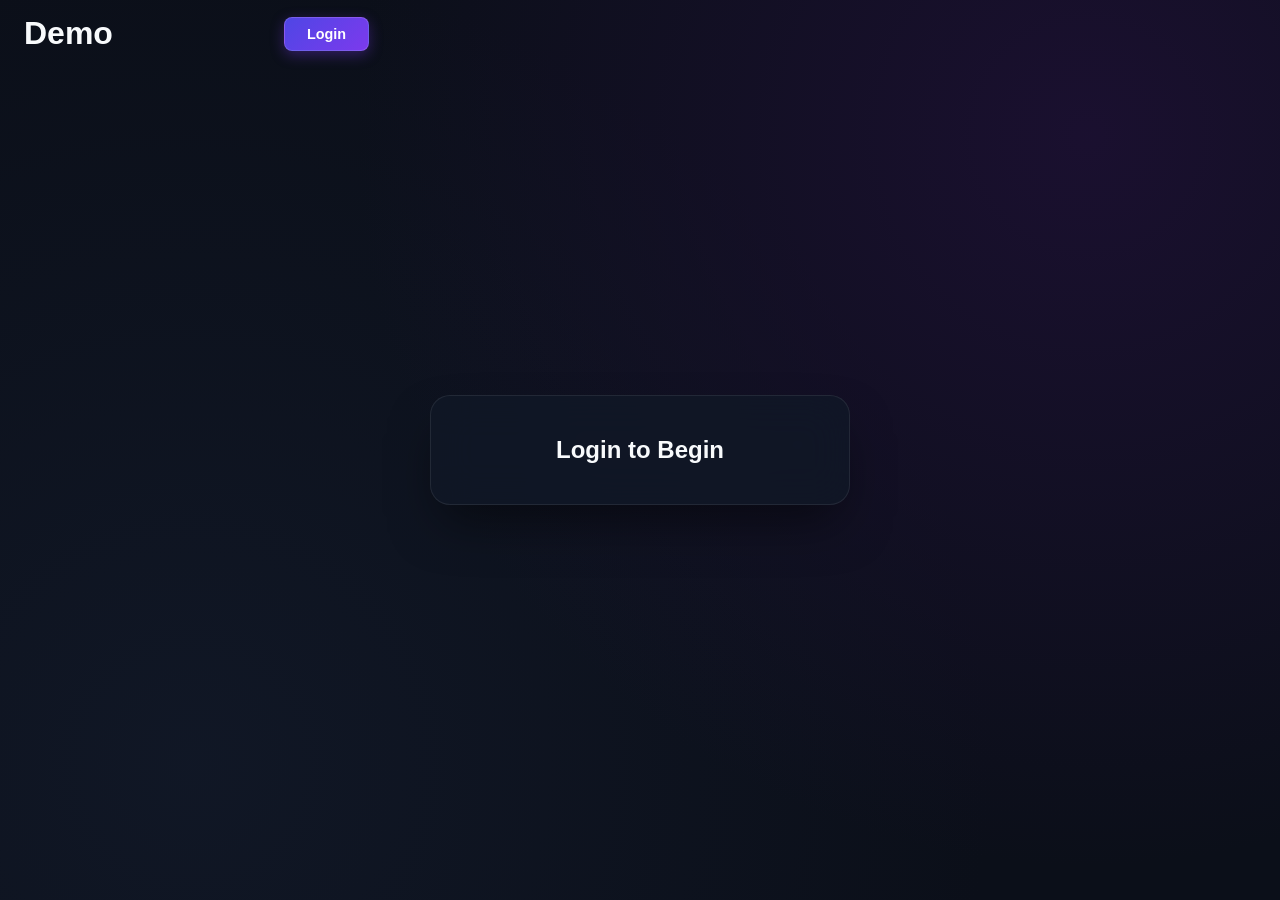
<file: index.html>
<!DOCTYPE html>
<html lang="en">
<head>
    <meta charset="UTF-8">
    <meta name="viewport" content="width=device-width, initial-scale=1.0">
    <title>Demo</title>

    <link rel="stylesheet" href="style.css">
</head>

<body>

	<div class="heading">
		<h1>Demo</h1>
		<a href="login/login.html">Login</a>
		
	</div>
	
	<div class="container">
		<h2>Login to Begin</h2>
	</div>

    <script src="script.js"></script>
</body>
</html>
</file>
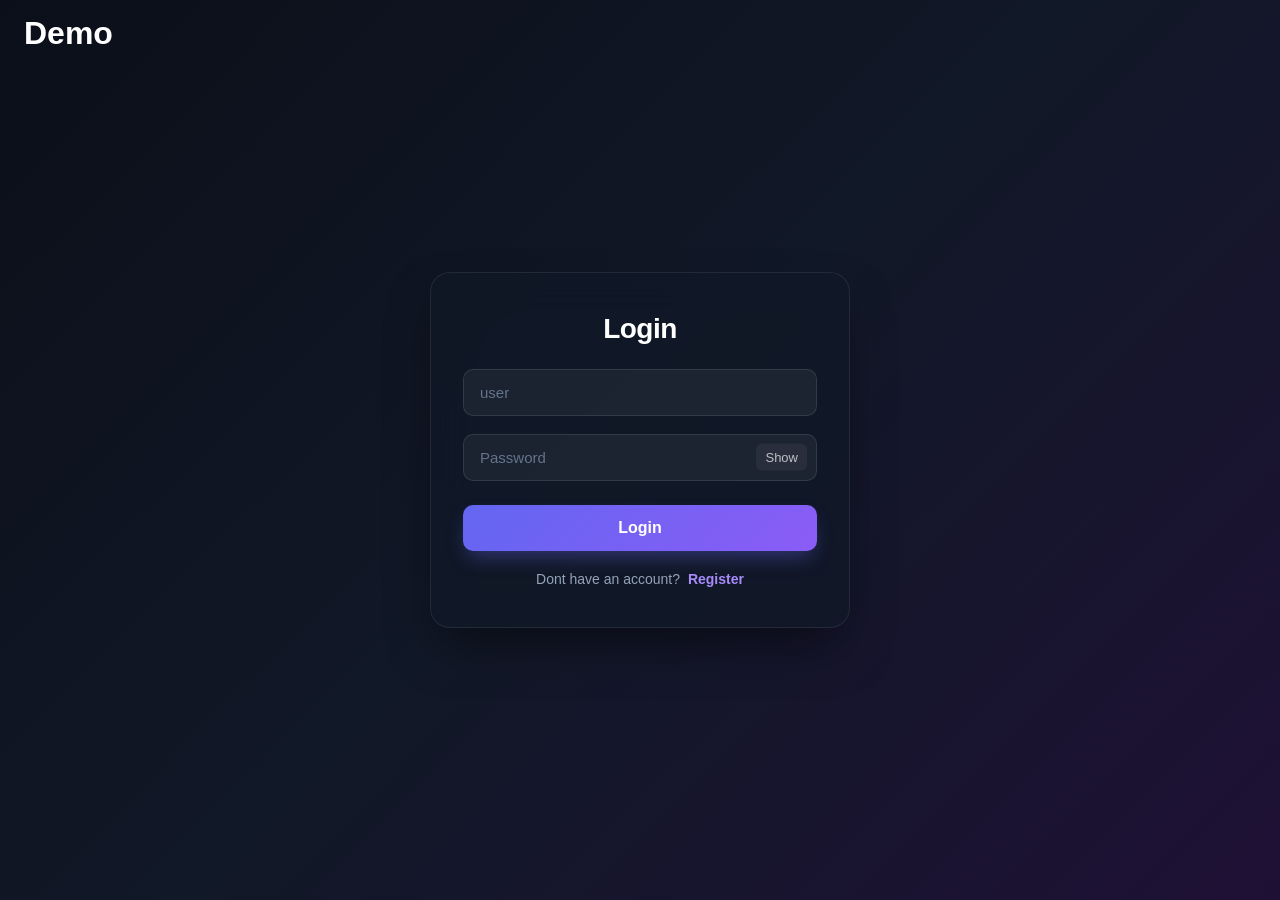
<file: login/login.html>
<!DOCTYPE html>
<html lang="en">
<head>
    <meta charset="UTF-8">
    <meta name="viewport" content="width=device-width, initial-scale=1.0">
    <title>Login/SignUp</title>
    <link rel="stylesheet" href="login.style.css">
</head>
<body>

<h1><a href="../index.html" class="title" >Demo</a></h1>

<div class="container">

	<div class="form-box active" id="login-form">
	<form action="">
			<h2>Login</h2>
			<input type="text" name="user" placeholder="user">
			<div class="password-box">
    <input type="password" name="password" placeholder="Password">
    <button type="button" onclick="showPassword(this)" class="show">Show</button>
</div>
			<p class="wrong"></p>
			<button class="submit "type="submit" name="login">Login</button>
			<p>Dont have an account? <a href="#" onclick="showForm('register-form')">Register </a></p>
		</form>
	</div>
	
	<div class="form-box" id="register-form">
	
		<form action="">
			<h2>Register</h2>
			<input type="text" name="name" placeholder="Name">
			<input type="email" name="email" placeholder="Email">
			<div class="password-box">
    <input type="password" name="password" placeholder="Password">
    <button type="button" onclick="showPassword(this)" class="show">Show</button>
</div>
			<button class="submit "type="submit" name="register">Register</button>
			<p>Allready have an account? <a href="#" onclick="showForm('login-form')">Login </a></p>
		</form>
		
	</div>

</div>


    <script src="login.script.js"></script>
</body>
</html>
</file>
<file: style.css>
* {
	margin: 0;
	padding: 0;
	box-sizing: border-box;
	font-family: "Poppins", sans-serif;
}

body {
  margin: 0;
  min-height: 100vh;
  display: flex;
  justify-content: center;
  align-items: center; /* Centers .container vertically */
  /* Deep Space Ambient Glow */
  background: 
    radial-gradient(circle at 85% 15%, rgba(30, 16, 53, 0.8) 0%, transparent 55%),
    radial-gradient(circle at 15% 85%, rgba(17, 24, 39, 0.9) 0%, transparent 60%),
    #0b0f19;
  background-attachment: fixed;
  color: #f8fafc;
}

.heading {
	position: absolute; 
	top: 15px;
	left: 24px;
	margin: 0;
}

.heading a {
  position: absolute;
  top: 2px;
  left: 260px;
  padding: 8px 22px;
  font-size: 0.9rem;
  font-weight: 600;
  color: #ffffff;
  background: linear-gradient(135deg, #4f46e5 0%, #7c3aed 100%);
  border: 1px solid rgba(255, 255, 255, 0.15);
  border-radius: 8px;
  text-decoration: none;
  box-shadow: 0 4px 14px rgba(124, 58, 237, 0.35);
  transition: all 0.25s ease-in-out;
}

.heading a:hover {
  background: linear-gradient(135deg, #4338ca 0%, #6d28d9 100%);
  box-shadow: 0 6px 20px rgba(124, 58, 237, 0.6);
  transform: translateY(-2px);
}

.heading a:active {
  transform: translateY(0);
}

.container {
	width: 100%;
	max-width: 420px;
	padding: 40px 32px;
	/* Dark Glassmorphism */
	background: rgba(17, 24, 39, 0.75);
	backdrop-filter: blur(20px);
	-webkit-backdrop-filter: blur(20px);
	border: 1px solid rgba(255, 255, 255, 0.08);
	border-radius: 20px;
	box-shadow: 0 25px 50px -12px rgba(0, 0, 0, 0.5);
	animation: fadeInDown 0.8s ease-out forwards; /* Fades in and slides down on load */
}

.container h2 {
	text-align: center;
}

@keyframes fadeInDown {
  from {
    opacity: 0;
    transform: translateY(-20px);
  }
  to {
    opacity: 1;
    transform: translateY(0);
  }
}
</file>
<file: login/login.style.css>
* {
	margin: 0;
	padding: 0;
	box-sizing: border-box;
	font-family: "Poppins", sans-serif;
}

body {
	display: flex;
	justify-content: center;
	align-items: center;
	min-height: 100vh;
	/* Midnight Space Gradient */
	background: linear-gradient(135deg, #0b0f19 0%, #111827 50%, #1e1035 100%);
	color: #f8fafc;
}

.container {
	width: 100%;
	display: flex;
	justify-content: center;
	padding: 0 20px;
}

.form-box {
	width: 100%;
	max-width: 420px;
	padding: 40px 32px;
	/* Dark Glassmorphism */
	background: rgba(17, 24, 39, 0.75);
	backdrop-filter: blur(20px);
	-webkit-backdrop-filter: blur(20px);
	border: 1px solid rgba(255, 255, 255, 0.08);
	border-radius: 20px;
	box-shadow: 0 25px 50px -12px rgba(0, 0, 0, 0.5);
	display: none;
}

.form-box.active {
	display: block;
}

h2 {
	font-size: 28px;
	font-weight: 700;
	text-align: center;
	margin-bottom: 24px;
	color: #ffffff;
	letter-spacing: -0.5px;
}

input {
	width: 100%;
	padding: 14px 16px;
	background: rgba(255, 255, 255, 0.05);
	border-radius: 10px;
	border: 1px solid rgba(255, 255, 255, 0.1);
	outline: none;
	font-size: 15px;
	color: #ffffff;
	margin-bottom: 18px;
	transition: all 0.2s ease;
}

input::placeholder {
	color: #64748b;
}

input:focus {
	background: rgba(255, 255, 255, 0.08);
	border-color: #818cf8;
	box-shadow: 0 0 0 4px rgba(129, 140, 248, 0.15);
}

.submit {
	width: 100%;
	padding: 14px;
	/* Vibrant Violet-Indigo Gradient */
	background: linear-gradient(135deg, #6366f1 0%, #8b5cf6 100%);
	border-radius: 10px;
	border: none;
	cursor: pointer;
	font-size: 16px;
	color: #ffffff;
	font-weight: 600;
	transition: all 0.25s ease;
	margin-top: 6px;
	margin-bottom: 20px;
	box-shadow: 0 10px 20px -5px rgba(99, 102, 241, 0.4);
}

.submit:hover {
	transform: translateY(-2px);
	box-shadow: 0 14px 24px -5px rgba(99, 102, 241, 0.5);
}

.submit:active {
	transform: translateY(0);
	box-shadow: 0 6px 12px -4px rgba(99, 102, 241, 0.4);
}

p {
	font-size: 14px;
	text-align: center;
	color: #94a3b8;
}

p a {
	color: #a78bfa;
	font-weight: 600;
	text-decoration: none;
	margin-left: 4px;
	transition: color 0.2s ease;
}

p a:hover {
	color: #c4b5fd;
	text-decoration: underline;
}

.title {
	position: absolute;
	top: 15px;
	left: 24px;
	margin: 0;
	text-decoration: none;
	color: white;
}
.password-box {
    position: relative;
    width: 100%;
}

.password-box input {
    width: 100%;
    padding-right: 70px;
}

.show {
    position: absolute;
    right: 10px;
    top: 35%;
    transform: translateY(-50%);

    border: none;
    border-radius: 6px;
    padding: 6px 9px;
    margin: 0;

    cursor: pointer;
    font-size: 13px;
    font-weight: 500;

    color: rgba(255, 255, 255, 0.7);
    background-color: rgba(255, 255, 255, 0.05);

    transition: 0.2s ease;
}

.show:hover {
    color: white;
    background-color: rgba(255, 255, 255, 0.12);
}

.show:active {
    transform: translateY(-50%) scale(0.95);
}

.wrong {
	color: red;
}
</file>
